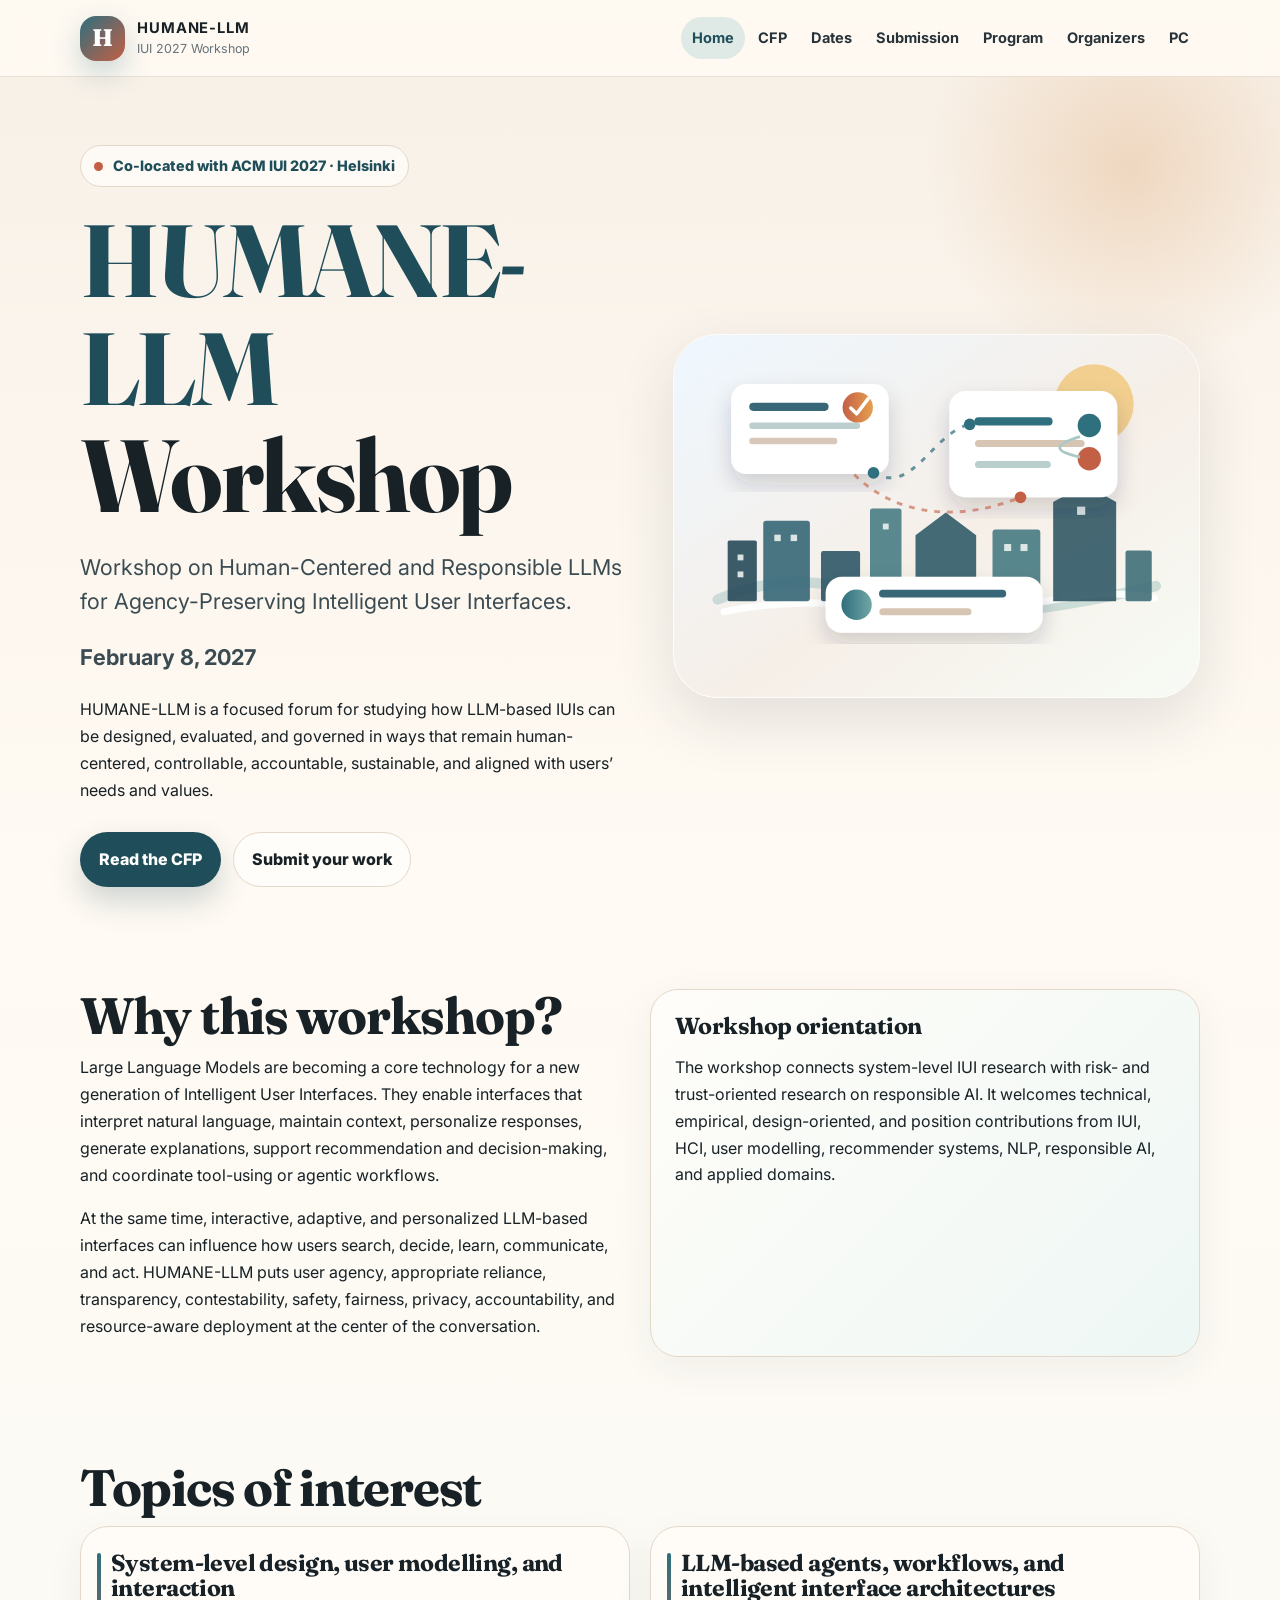
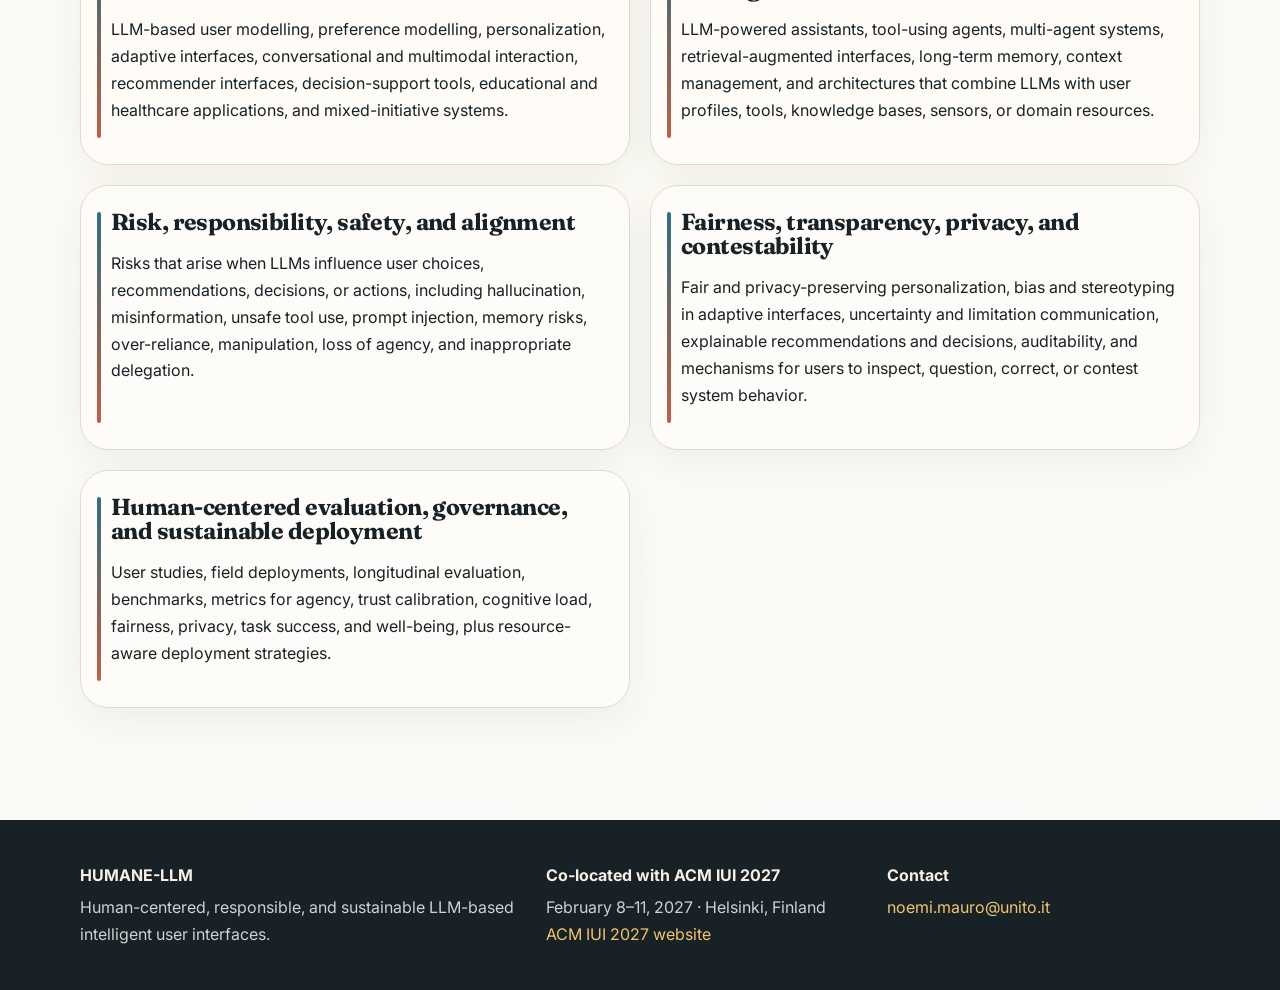
<file: index.html>
<!doctype html>
<html lang="en">
<head>
  <meta charset="utf-8">
  <meta name="viewport" content="width=device-width, initial-scale=1">
  <meta name="description" content="HUMANE-LLM workshop at ACM IUI 2027">
  <title>Home · HUMANE-LLM</title>
  <link rel="preconnect" href="https://fonts.googleapis.com">
  <link rel="preconnect" href="https://fonts.gstatic.com" crossorigin>
  <link href="https://fonts.googleapis.com/css2?family=Fraunces:opsz,wght@9..144,650;9..144,800&family=Inter:wght@400;500;600;700;800&display=swap" rel="stylesheet">
  <link rel="stylesheet" href="assets/style.css">
</head>
<body>
  <a class="skip-link" href="#content">Skip to content</a>
  <header class="site-header">
    <div class="wrap nav-wrap">
      <a class="brand" href="index.html" aria-label="HUMANE-LLM home">
        <span class="brand-sign">H</span>
        <span><strong>HUMANE-LLM</strong><em>IUI 2027 Workshop</em></span>
      </a>
      <button class="menu-toggle" aria-expanded="false" aria-controls="site-nav">Menu</button>
      <nav id="site-nav" class="site-nav" aria-label="Main navigation"><a href="index.html" class="active">Home</a><a href="cfp.html" class="">CFP</a><a href="dates.html" class="">Dates</a><a href="submission.html" class="">Submission</a><a href="program.html" class="">Program</a><a href="organizers.html" class="">Organizers</a><a href="committee.html" class="">PC</a></nav>
    </div>
  </header>
  <main id="content">
<section class="hero">
  <div class="wrap hero-grid">
    <div class="hero-copy">
      <div class="kicker">Co-located with ACM IUI 2027 · Helsinki</div>
      <h1><span>HUMANE-LLM</span> Workshop</h1>
      <p class="lead">Workshop on Human-Centered and Responsible LLMs for Agency-Preserving Intelligent User Interfaces.</p>
      <p class="lead"><b>February 8, 2027</b></p>
      <p>HUMANE-LLM is a focused forum for studying how LLM-based IUIs can be designed, evaluated, and governed in ways that remain human-centered, controllable, accountable, sustainable, and aligned with users’ needs and values.</p>
      <div class="hero-actions">
        <a class="btn primary" href="cfp.html">Read the CFP</a>
        <a class="btn secondary" href="submission.html">Submit your work</a>
      </div>
     
    </div>
    <div class="hero-visual">
      <img src="assets/hero-illustration.svg" alt="Stylized Helsinki skyline with human-AI interface cards">
    
    </div>
  </div>
</section>

<section class="section">
  <div class="wrap grid two">
    <div class="prose">
      <h2>Why this workshop?</h2>
      <p>Large Language Models are becoming a core technology for a new generation of Intelligent User Interfaces. They enable interfaces that interpret natural language, maintain context, personalize responses, generate explanations, support recommendation and decision-making, and coordinate tool-using or agentic workflows.</p>
      <p>At the same time, interactive, adaptive, and personalized LLM-based interfaces can influence how users search, decide, learn, communicate, and act. HUMANE-LLM puts user agency, appropriate reliance, transparency, contestability, safety, fairness, privacy, accountability, and resource-aware deployment at the center of the conversation.</p>
    </div>
    <div class="card feature">
      <h3>Workshop orientation</h3>
      <p>The workshop connects system-level IUI research with risk- and trust-oriented research on responsible AI. It welcomes technical, empirical, design-oriented, and position contributions from IUI, HCI, user modelling, recommender systems, NLP, responsible AI, and applied domains.</p>

    </div>
  </div>
</section>
<section class="section">
  <div class="wrap">
    <div class="section-header"><div><h2>Topics of interest</h2>
    <div class="grid two">
      <div class="topic"><h3>System-level design, user modelling, and interaction</h3><p>LLM-based user modelling, preference modelling, personalization, adaptive interfaces, conversational and multimodal interaction, recommender interfaces, decision-support tools, educational and healthcare applications, and mixed-initiative systems.</p></div>
      <div class="topic"><h3>LLM-based agents, workflows, and intelligent interface architectures</h3><p>LLM-powered assistants, tool-using agents, multi-agent systems, retrieval-augmented interfaces, long-term memory, context management, and architectures that combine LLMs with user profiles, tools, knowledge bases, sensors, or domain resources.</p></div>
      <div class="topic"><h3>Risk, responsibility, safety, and alignment</h3><p>Risks that arise when LLMs influence user choices, recommendations, decisions, or actions, including hallucination, misinformation, unsafe tool use, prompt injection, memory risks, over-reliance, manipulation, loss of agency, and inappropriate delegation.</p></div>
      <div class="topic"><h3>Fairness, transparency, privacy, and contestability</h3><p>Fair and privacy-preserving personalization, bias and stereotyping in adaptive interfaces, uncertainty and limitation communication, explainable recommendations and decisions, auditability, and mechanisms for users to inspect, question, correct, or contest system behavior.</p></div>
      <div class="topic"><h3>Human-centered evaluation, governance, and sustainable deployment</h3><p>User studies, field deployments, longitudinal evaluation, benchmarks, metrics for agency, trust calibration, cognitive load, fairness, privacy, task success, and well-being, plus resource-aware deployment strategies.</p></div>
    </div>
  </div>
</section>
</main>
  <footer class="site-footer">
    <div class="wrap footer-grid">
      <div>
        <strong>HUMANE-LLM</strong>
        <p>Human-centered, responsible, and sustainable LLM-based intelligent user interfaces.</p>
      </div>
      <div>
        <strong>Co-located with ACM IUI 2027</strong>
        <p>February 8–11, 2027 · Helsinki, Finland<br><a href="https://iui.acm.org/2027/">ACM IUI 2027 website</a></p>
      </div>
      <div>
        <strong>Contact</strong>
        <p><a href="mailto:noemi.mauro@unito.it">noemi.mauro@unito.it</a></p>
      </div>
    </div>
  </footer>
  <script src="assets/site.js"></script>
</body>
</html>
</file>
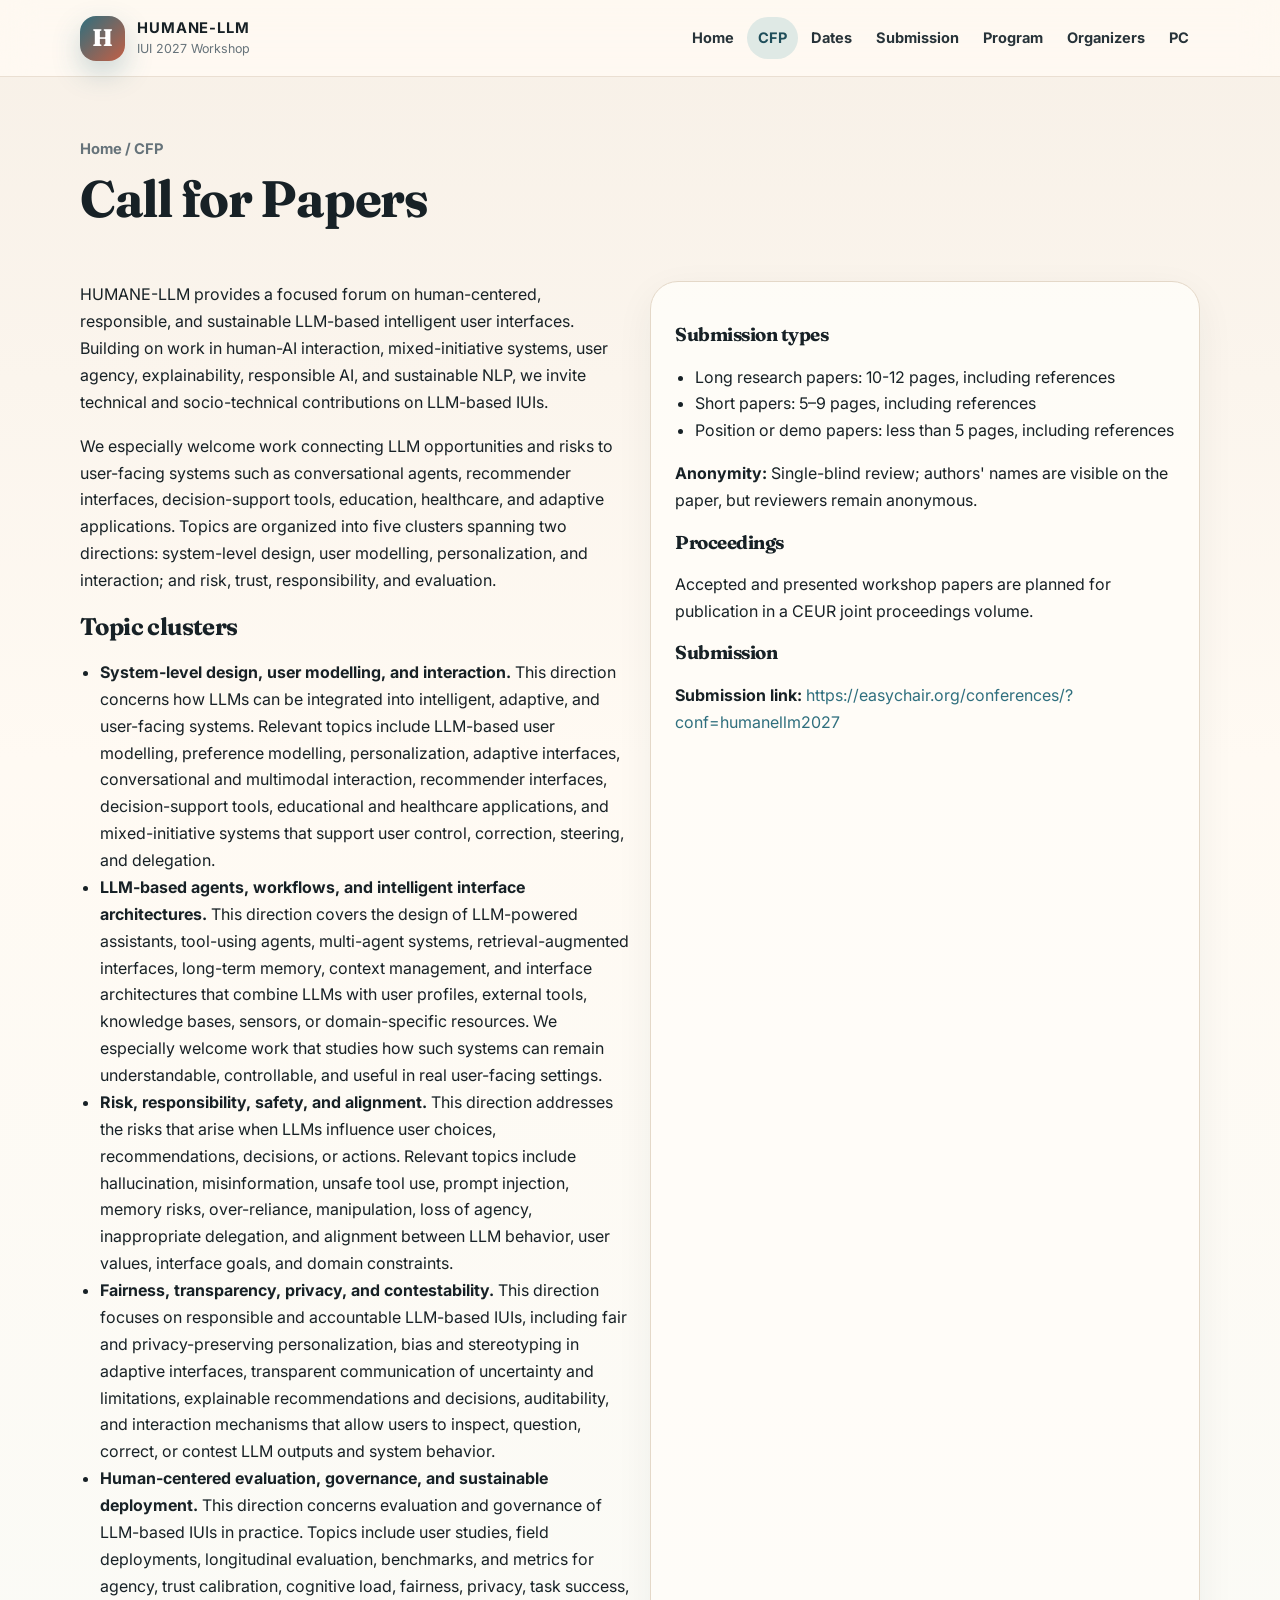
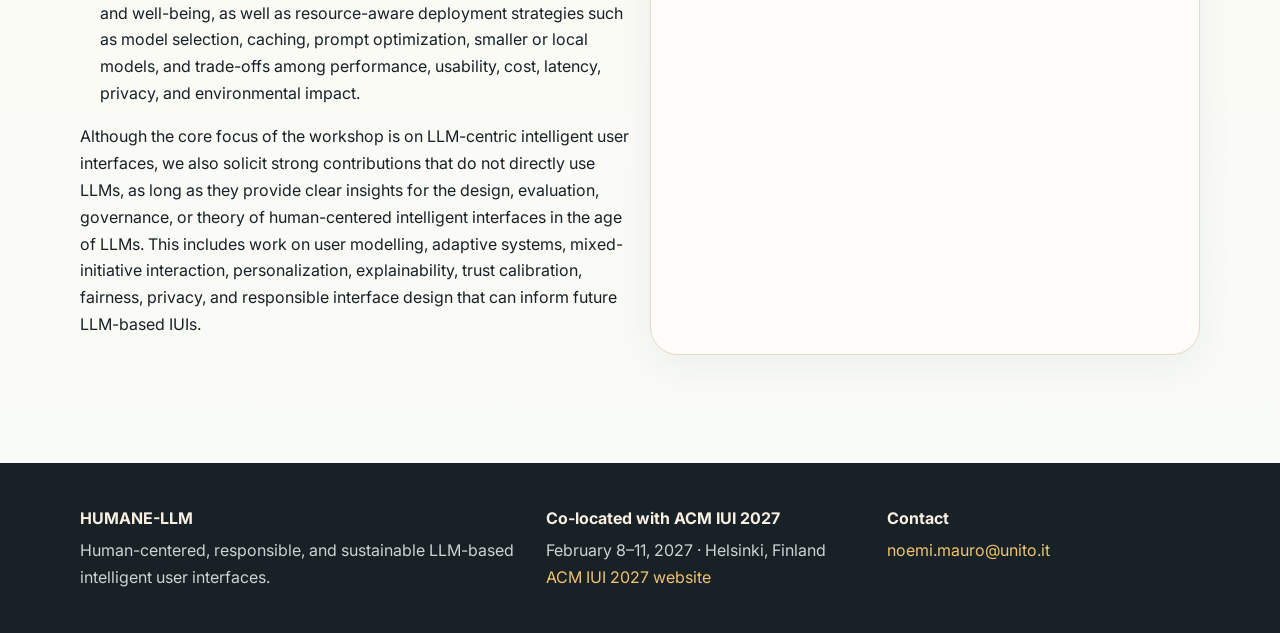
<file: cfp.html>
<!doctype html>
<html lang="en">
<head>
  <meta charset="utf-8">
  <meta name="viewport" content="width=device-width, initial-scale=1">
  <meta name="description" content="HUMANE-LLM workshop website">
  <title>Call for Papers · HUMANE-LLM</title>
  <link rel="preconnect" href="https://fonts.googleapis.com">
  <link rel="preconnect" href="https://fonts.gstatic.com" crossorigin>
  <link href="https://fonts.googleapis.com/css2?family=Fraunces:opsz,wght@9..144,650;9..144,800&family=Inter:wght@400;500;600;700;800&display=swap" rel="stylesheet">
  <link rel="stylesheet" href="assets/style.css">
</head>
<body>
  <a class="skip-link" href="#content">Skip to content</a>
  <header class="site-header">
    <div class="wrap nav-wrap">
      <a class="brand" href="index.html" aria-label="HUMANE-LLM home">
        <span class="brand-sign">H</span>
        <span><strong>HUMANE-LLM</strong><em>IUI 2027 Workshop</em></span>
      </a>
      <button class="menu-toggle" aria-expanded="false" aria-controls="site-nav">Menu</button>
      <nav id="site-nav" class="site-nav" aria-label="Main navigation"><a href="index.html" class="">Home</a><a href="cfp.html" class="active">CFP</a><a href="dates.html" class="">Dates</a><a href="submission.html" class="">Submission</a><a href="program.html" class="">Program</a><a href="organizers.html" class="">Organizers</a><a href="committee.html" class="">PC</a></nav>
    </div>
  </header>
  <main id="content">
<section class="page-hero"><div class="wrap"><div class="breadcrumb">Home / CFP</div><h1 class="page-title">Call for Papers</h1></div></section>
<section class="content"><div class="wrap grid two">
  <div class="prose">
    <p>HUMANE-LLM provides a focused forum on human-centered, responsible, and sustainable LLM-based intelligent user interfaces. Building on work in human-AI interaction, mixed-initiative systems, user agency, explainability, responsible AI, and sustainable NLP, we invite technical and socio-technical contributions on LLM-based IUIs.</p>
    <p>We especially welcome work connecting LLM opportunities and risks to user-facing systems such as conversational agents, recommender interfaces, decision-support tools, education, healthcare, and adaptive applications. Topics are organized into five clusters spanning two directions: system-level design, user modelling, personalization, and interaction; and risk, trust, responsibility, and evaluation.</p>
    <h2>Topic clusters</h2>
    <ul>
      <li><strong>System-level design, user modelling, and interaction.</strong> This direction concerns how LLMs can be integrated into intelligent, adaptive, and user-facing systems. Relevant topics include LLM-based user modelling, preference modelling, personalization, adaptive interfaces, conversational and multimodal interaction, recommender interfaces, decision-support tools, educational and healthcare applications, and mixed-initiative systems that support user control, correction, steering, and delegation.</li>
      <li><strong>LLM-based agents, workflows, and intelligent interface architectures.</strong> This direction covers the design of LLM-powered assistants, tool-using agents, multi-agent systems, retrieval-augmented interfaces, long-term memory, context management, and interface architectures that combine LLMs with user profiles, external tools, knowledge bases, sensors, or domain-specific resources. We especially welcome work that studies how such systems can remain understandable, controllable, and useful in real user-facing settings.</li>
      <li><strong>Risk, responsibility, safety, and alignment.</strong> This direction addresses the risks that arise when LLMs influence user choices, recommendations, decisions, or actions. Relevant topics include hallucination, misinformation, unsafe tool use, prompt injection, memory risks, over-reliance, manipulation, loss of agency, inappropriate delegation, and alignment between LLM behavior, user values, interface goals, and domain constraints.</li>
      <li><strong>Fairness, transparency, privacy, and contestability.</strong> This direction focuses on responsible and accountable LLM-based IUIs, including fair and privacy-preserving personalization, bias and stereotyping in adaptive interfaces, transparent communication of uncertainty and limitations, explainable recommendations and decisions, auditability, and interaction mechanisms that allow users to inspect, question, correct, or contest LLM outputs and system behavior.</li>
      <li><strong>Human-centered evaluation, governance, and sustainable deployment.</strong> This direction concerns evaluation and governance of LLM-based IUIs in practice. Topics include user studies, field deployments, longitudinal evaluation, benchmarks, and metrics for agency, trust calibration, cognitive load, fairness, privacy, task success, and well-being, as well as resource-aware deployment strategies such as model selection, caching, prompt optimization, smaller or local models, and trade-offs among performance, usability, cost, latency, privacy, and environmental impact.</li>
    </ul>
    <p>Although the core focus of the workshop is on LLM-centric intelligent user interfaces, we also solicit strong contributions that do not directly use LLMs, as long as they provide clear insights for the design, evaluation, governance, or theory of human-centered intelligent interfaces in the age of LLMs. This includes work on user modelling, adaptive systems, mixed-initiative interaction, personalization, explainability, trust calibration, fairness, privacy, and responsible interface design that can inform future LLM-based IUIs.</p>
  </div>
  <aside class="grid">
    <div class="card"><h3>Submission types</h3><ul><li>Long research papers: 10-12 pages, including references</li><li>Short papers: 5–9 pages, including references</li><li>Position or demo papers: less than 5 pages, including references</li></ul> <p><strong>Anonymity:</strong> Single-blind review; authors' names are visible on the paper, but reviewers remain anonymous.</p>
<h3>Proceedings</h3><p>Accepted and presented workshop papers are planned for publication in a CEUR joint proceedings volume. </p> 
<h3>Submission</h3><p><strong>Submission link:</strong> <a href="https://easychair.org/conferences/?conf=humanellm2027">https://easychair.org/conferences/?conf=humanellm2027</a></p>
    </div>

  </aside>
</div></section></main>
  <footer class="site-footer">
    <div class="wrap footer-grid">
      <div>
        <strong>HUMANE-LLM</strong>
        <p>Human-centered, responsible, and sustainable LLM-based intelligent user interfaces.</p>
      </div>
      <div>
        <strong>Co-located with ACM IUI 2027</strong>
        <p>February 8–11, 2027 · Helsinki, Finland<br><a href="https://iui.acm.org/2027/">ACM IUI 2027 website</a></p>
      </div>
      <div>
        <strong>Contact</strong>
        <p><a href="mailto:noemi.mauro@unito.it">noemi.mauro@unito.it</a></p>
      </div>
    </div>
  </footer>
  <script src="assets/site.js"></script>
</body>
</html>
</file>
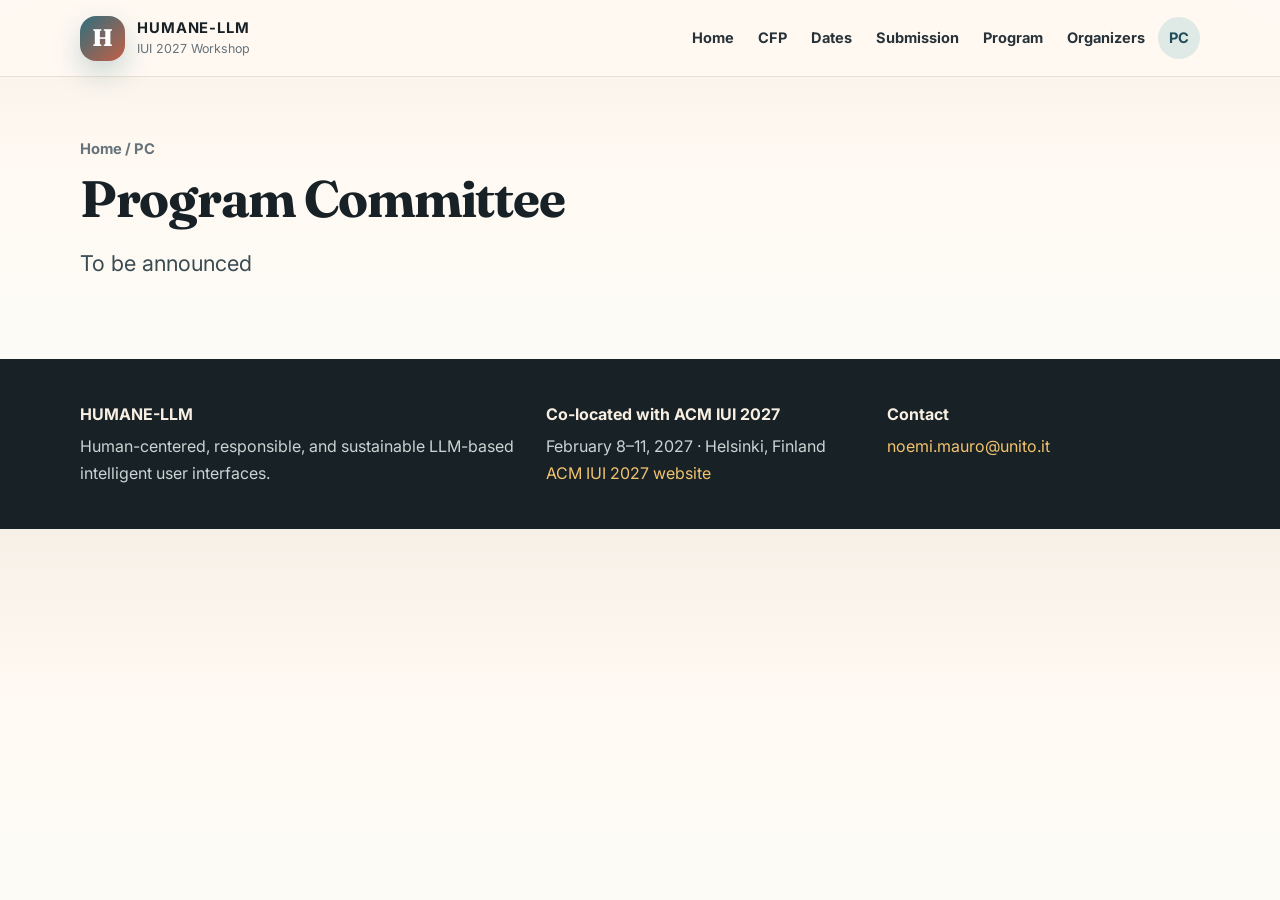
<file: committee.html>
<!doctype html>
<html lang="en">
<head>
  <meta charset="utf-8">
  <meta name="viewport" content="width=device-width, initial-scale=1">
  <meta name="description" content="HUMANE-LLM workshop website">
  <title>Program Committee · HUMANE-LLM</title>
  <link rel="preconnect" href="https://fonts.googleapis.com">
  <link rel="preconnect" href="https://fonts.gstatic.com" crossorigin>
  <link href="https://fonts.googleapis.com/css2?family=Fraunces:opsz,wght@9..144,650;9..144,800&family=Inter:wght@400;500;600;700;800&display=swap" rel="stylesheet">
  <link rel="stylesheet" href="assets/style.css">
</head>
<body>
  <a class="skip-link" href="#content">Skip to content</a>
  <header class="site-header">
    <div class="wrap nav-wrap">
      <a class="brand" href="index.html" aria-label="HUMANE-LLM home">
        <span class="brand-sign">H</span>
        <span><strong>HUMANE-LLM</strong><em>IUI 2027 Workshop</em></span>
      </a>
      <button class="menu-toggle" aria-expanded="false" aria-controls="site-nav">Menu</button>
      <nav id="site-nav" class="site-nav" aria-label="Main navigation"><a href="index.html" class="">Home</a><a href="cfp.html" class="">CFP</a><a href="dates.html" class="">Dates</a><a href="submission.html" class="">Submission</a><a href="program.html" class="">Program</a><a href="organizers.html" class="">Organizers</a><a href="committee.html" class="active">PC</a></nav>
    </div>
  </header>
  <main id="content">
<section class="page-hero"><div class="wrap"><div class="breadcrumb">Home / PC</div><h1 class="page-title">Program Committee</h1><p class="lead">To be announced</p></div></section>
<!--<section class="content"><div class="wrap">
  <ul class="pc-list">
    <li>Li Chen, Hong Kong Baptist University, Hong Kong</li>
    <li>Allegra De Filippo, University of Bologna, Italy</li>
    <li>Michael Ekstrand, Drexel University, USA</li>
    <li>Claudia Hauff, Spotify</li>
    <li>Bart Knijnenburg, Clemson University, USA</li>
    <li>Dietmar Jannach, University of Klagenfurt, Austria</li>
    <li>Aleksandr Petrov, University of Glasgow, UK</li>
    <li>Francesco Ricci, Free University of Bozen-Bolzano, Italy</li>
    <li>Marko Tkalčič, University of Primorska, Slovenia</li>
    <li>Helma Torkamaan, TU Delft, The Netherlands</li>
  </ul>
  <section class="section"><h2>Audience</h2><p class="lead">The workshop aims to bring together researchers and practitioners from intelligent user interfaces, human-computer interaction, recommender systems, natural language processing, responsible AI, sustainability, digital ethics, education, health, creativity support, and related areas who share an interest in human-centered LLMs and agency-preserving, responsible, and sustainable LLM applications.</p></section>
  <section class="section tight"><h2>Potential Participants</h2><p>Based on the proposal, the audience could include researchers active in the IUI community such as Martijn Willemsen, Osnat Mokryn, Maria Bielikova, Helma Torkamaan, Styliani Kleanthous, Li Chen, Marko Tkalčič, Bart Knijnenburg, Adir Solomon, Christoph Trattner, Denis Parra, and Peter Brusilovsky.</p></section>
</div></section>--></main>
  <footer class="site-footer">
    <div class="wrap footer-grid">
      <div>
        <strong>HUMANE-LLM</strong>
        <p>Human-centered, responsible, and sustainable LLM-based intelligent user interfaces.</p>
      </div>
      <div>
        <strong>Co-located with ACM IUI 2027</strong>
        <p>February 8–11, 2027 · Helsinki, Finland<br><a href="https://iui.acm.org/2027/">ACM IUI 2027 website</a></p>
      </div>
      <div>
        <strong>Contact</strong>
        <p><a href="mailto:noemi.mauro@unito.it">noemi.mauro@unito.it</a></p>
      </div>
    </div>
  </footer>
  <script src="assets/site.js"></script>
</body>
</html>
</file>
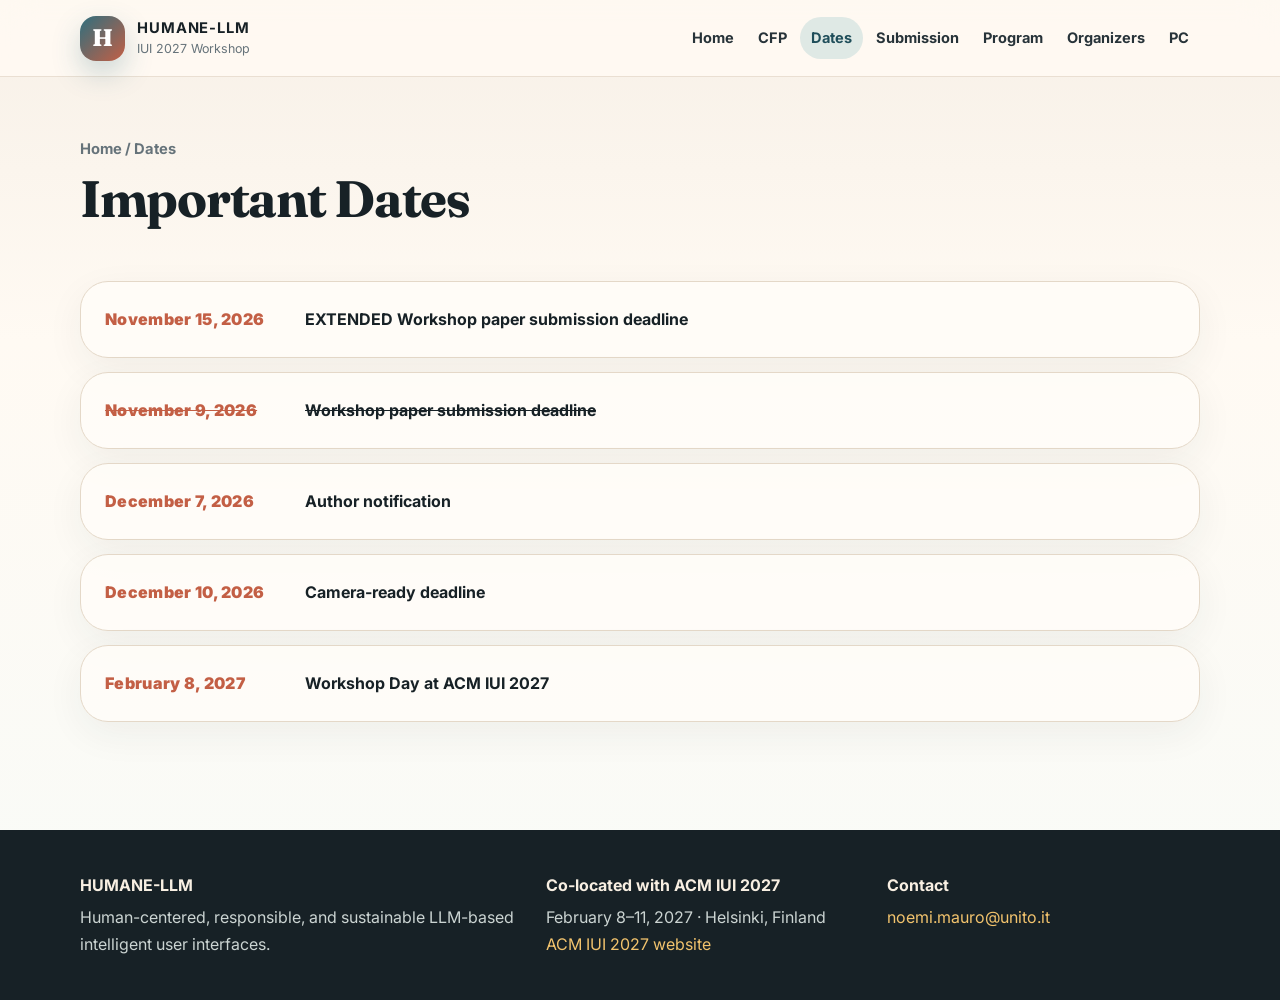
<file: dates.html>
<!doctype html>
<html lang="en">
<head>
  <meta charset="utf-8">
  <meta name="viewport" content="width=device-width, initial-scale=1">
  <meta name="description" content="HUMANE-LLM workshop website">
  <title>Important Dates · HUMANE-LLM</title>
  <link rel="preconnect" href="https://fonts.googleapis.com">
  <link rel="preconnect" href="https://fonts.gstatic.com" crossorigin>
  <link href="https://fonts.googleapis.com/css2?family=Fraunces:opsz,wght@9..144,650;9..144,800&family=Inter:wght@400;500;600;700;800&display=swap" rel="stylesheet">
  <link rel="stylesheet" href="assets/style.css">
</head>
<body>
  <a class="skip-link" href="#content">Skip to content</a>
  <header class="site-header">
    <div class="wrap nav-wrap">
      <a class="brand" href="index.html" aria-label="HUMANE-LLM home">
        <span class="brand-sign">H</span>
        <span><strong>HUMANE-LLM</strong><em>IUI 2027 Workshop</em></span>
      </a>
      <button class="menu-toggle" aria-expanded="false" aria-controls="site-nav">Menu</button>
      <nav id="site-nav" class="site-nav" aria-label="Main navigation"><a href="index.html" class="">Home</a><a href="cfp.html" class="">CFP</a><a href="dates.html" class="active">Dates</a><a href="submission.html" class="">Submission</a><a href="program.html" class="">Program</a><a href="organizers.html" class="">Organizers</a><a href="committee.html" class="">PC</a></nav>
    </div>
  </header>
  <main id="content">
<section class="page-hero"><div class="wrap"><div class="breadcrumb">Home / Dates</div><h1 class="page-title">Important Dates</h1></div></section>
<section class="content"><div class="wrap">
  <div class="timeline">
    <div class="time-item"><div class="date">November 15, 2026</div><div><strong>EXTENDED Workshop paper submission deadline</strong><br><span class="muted"></span></div></div>
    <div class="time-item"><div class="date"><del>November 9, 2026</del></div><div><strong><del>Workshop paper submission deadline</del></strong><br><span class="muted"></span></div></div>
    <div class="time-item"><div class="date">December 7, 2026</div><div><strong>Author notification</strong><br><span class="muted"></span></div></div>
    <div class="time-item"><div class="date">December 10, 2026</div><div><strong>Camera-ready deadline</strong><br><span class="muted"></span></div></div>
    <div class="time-item"><div class="date">February 8, 2027</div><div><strong>Workshop Day at ACM IUI 2027</strong><br><span class="muted"></span></div></div>
  </div>
</div></section></main>
  <footer class="site-footer">
    <div class="wrap footer-grid">
      <div>
        <strong>HUMANE-LLM</strong>
        <p>Human-centered, responsible, and sustainable LLM-based intelligent user interfaces.</p>
      </div>
      <div>
        <strong>Co-located with ACM IUI 2027</strong>
        <p>February 8–11, 2027 · Helsinki, Finland<br><a href="https://iui.acm.org/2027/">ACM IUI 2027 website</a></p>
      </div>
      <div>
        <strong>Contact</strong>
        <p><a href="mailto:noemi.mauro@unito.it">noemi.mauro@unito.it</a></p>
      </div>
    </div>
  </footer>
  <script src="assets/site.js"></script>
</body>
</html>
</file>
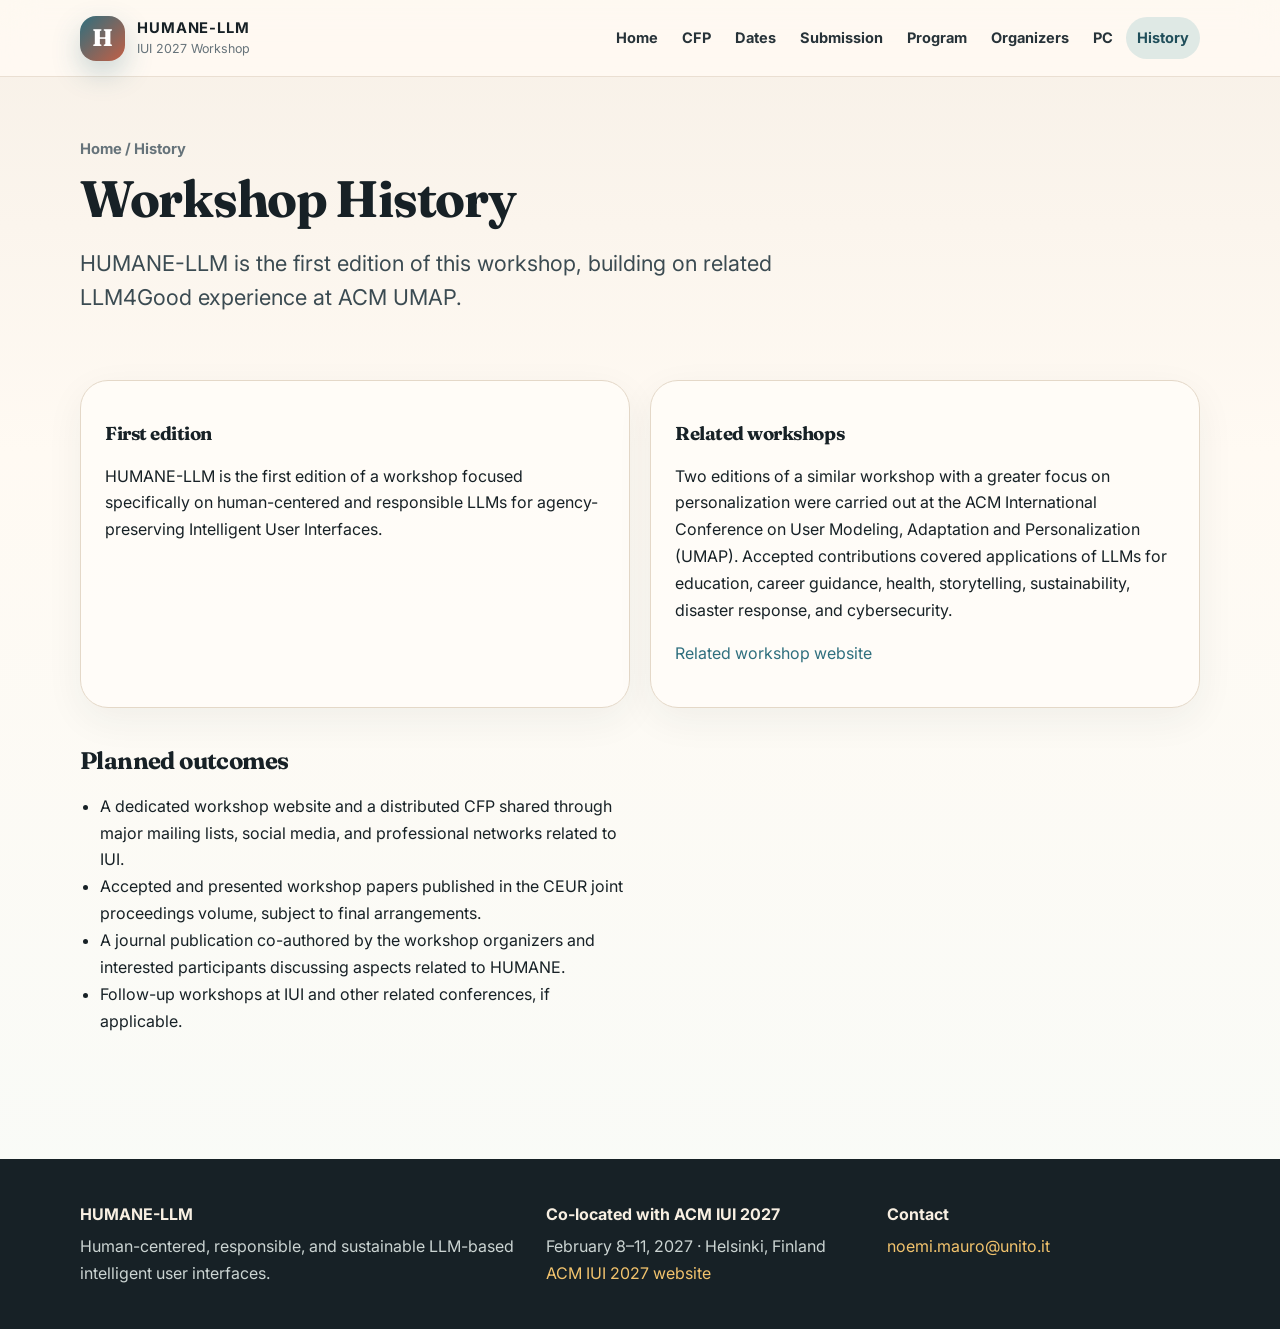
<file: history.html>
<!doctype html>
<html lang="en">
<head>
  <meta charset="utf-8">
  <meta name="viewport" content="width=device-width, initial-scale=1">
  <meta name="description" content="HUMANE-LLM workshop website">
  <title>History · HUMANE-LLM</title>
  <link rel="preconnect" href="https://fonts.googleapis.com">
  <link rel="preconnect" href="https://fonts.gstatic.com" crossorigin>
  <link href="https://fonts.googleapis.com/css2?family=Fraunces:opsz,wght@9..144,650;9..144,800&family=Inter:wght@400;500;600;700;800&display=swap" rel="stylesheet">
  <link rel="stylesheet" href="assets/style.css">
</head>
<body>
  <a class="skip-link" href="#content">Skip to content</a>
  <header class="site-header">
    <div class="wrap nav-wrap">
      <a class="brand" href="index.html" aria-label="HUMANE-LLM home">
        <span class="brand-sign">H</span>
        <span><strong>HUMANE-LLM</strong><em>IUI 2027 Workshop</em></span>
      </a>
      <button class="menu-toggle" aria-expanded="false" aria-controls="site-nav">Menu</button>
      <nav id="site-nav" class="site-nav" aria-label="Main navigation"><a href="index.html" class="">Home</a><a href="cfp.html" class="">CFP</a><a href="dates.html" class="">Dates</a><a href="submission.html" class="">Submission</a><a href="program.html" class="">Program</a><a href="organizers.html" class="">Organizers</a><a href="committee.html" class="">PC</a><a href="history.html" class="active">History</a></nav>
    </div>
  </header>
  <main id="content">
<section class="page-hero"><div class="wrap"><div class="breadcrumb">Home / History</div><h1 class="page-title">Workshop History</h1><p class="lead">HUMANE-LLM is the first edition of this workshop, building on related LLM4Good experience at ACM UMAP.</p></div></section>
<section class="content"><div class="wrap grid two">
  <div class="card"><h3>First edition</h3><p>HUMANE-LLM is the first edition of a workshop focused specifically on human-centered and responsible LLMs for agency-preserving Intelligent User Interfaces.</p></div>
  <div class="card"><h3>Related workshops</h3><p>Two editions of a similar workshop with a greater focus on personalization were carried out at the ACM International Conference on User Modeling, Adaptation and Personalization (UMAP). Accepted contributions covered applications of LLMs for education, career guidance, health, storytelling, sustainability, disaster response, and cybersecurity.</p><p><a href="https://recsys-lab.at/llm4good26/">Related workshop website</a></p></div>
  <div class="prose"><h2>Planned outcomes</h2><ul><li>A dedicated workshop website and a distributed CFP shared through major mailing lists, social media, and professional networks related to IUI.</li><li>Accepted and presented workshop papers published in the CEUR joint proceedings volume, subject to final arrangements.</li><li>A journal publication co-authored by the workshop organizers and interested participants discussing aspects related to HUMANE.</li><li>Follow-up workshops at IUI and other related conferences, if applicable.</li></ul></div>
</div></section></main>
  <footer class="site-footer">
    <div class="wrap footer-grid">
      <div>
        <strong>HUMANE-LLM</strong>
        <p>Human-centered, responsible, and sustainable LLM-based intelligent user interfaces.</p>
      </div>
      <div>
        <strong>Co-located with ACM IUI 2027</strong>
        <p>February 8–11, 2027 · Helsinki, Finland<br><a href="https://iui.acm.org/2027/">ACM IUI 2027 website</a></p>
      </div>
      <div>
        <strong>Contact</strong>
        <p><a href="mailto:noemi.mauro@unito.it">noemi.mauro@unito.it</a></p>
      </div>
    </div>
  </footer>
  <script src="assets/site.js"></script>
</body>
</html>
</file>
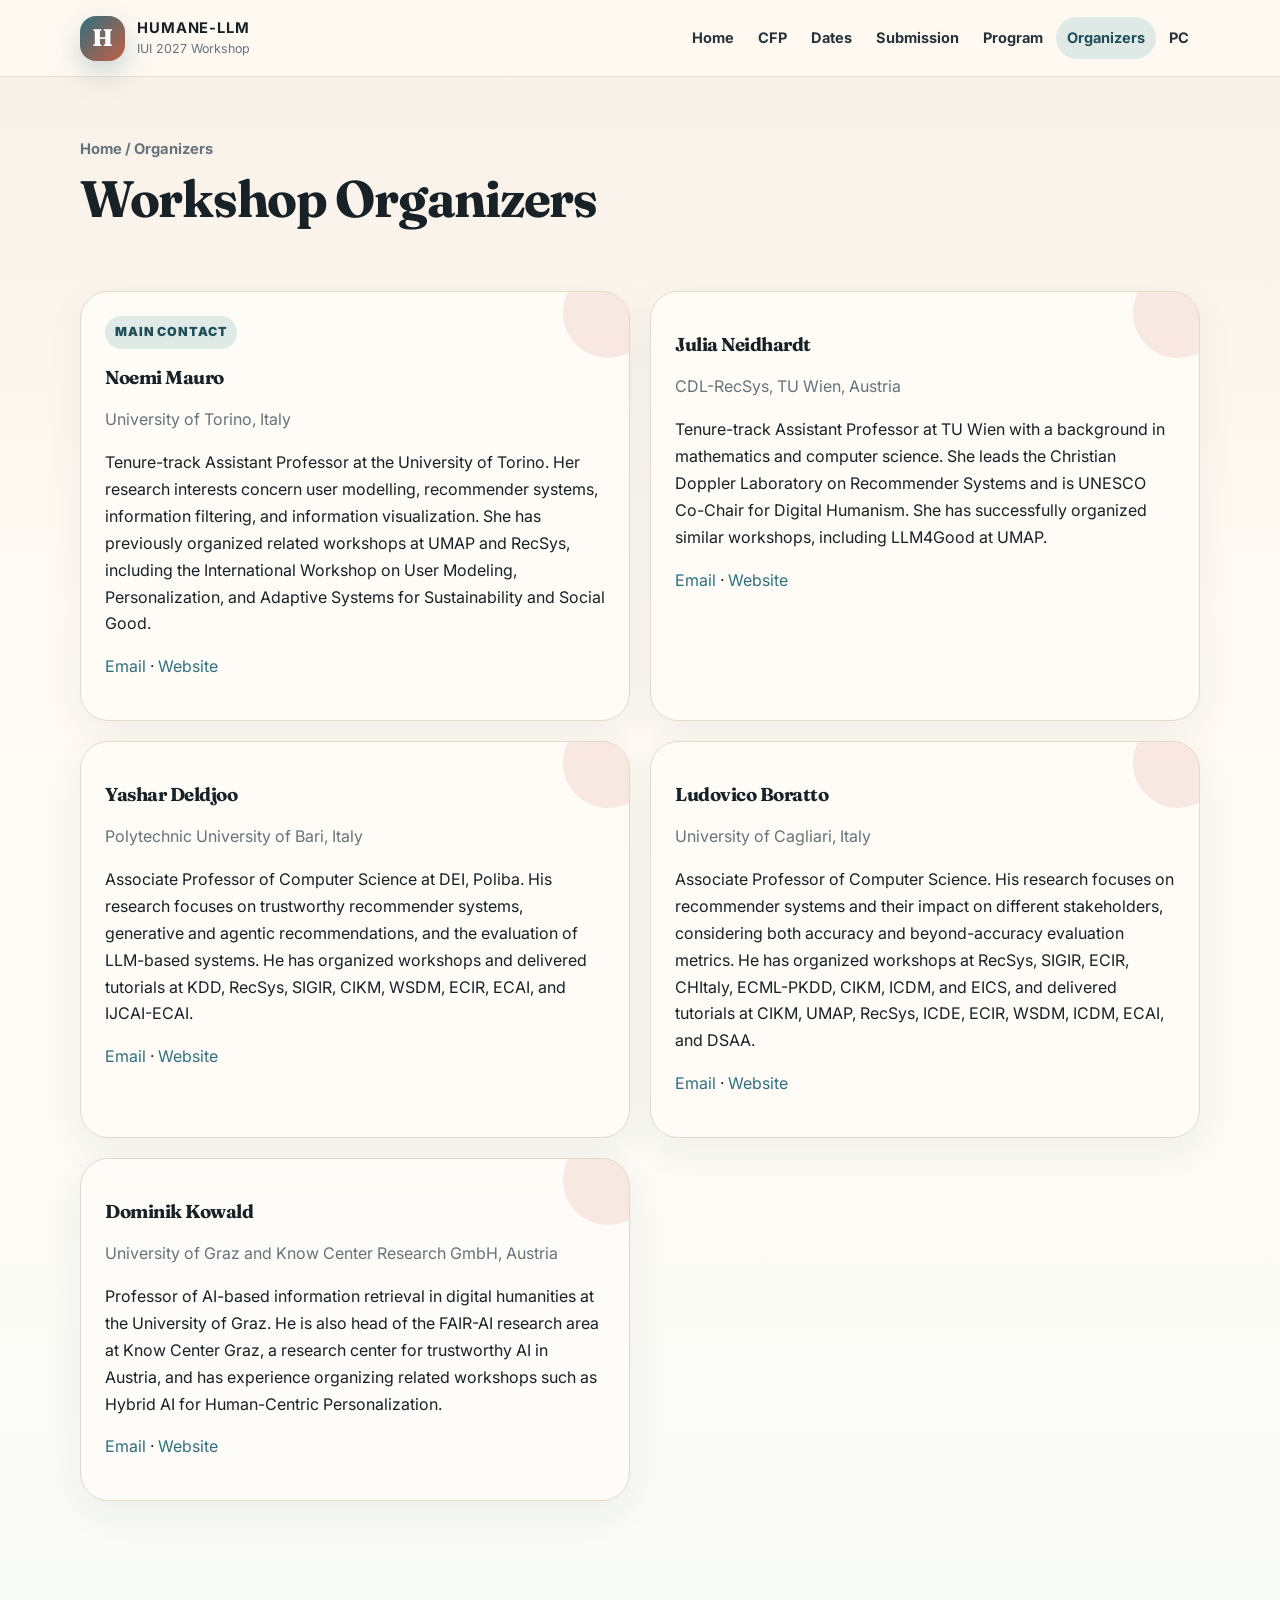
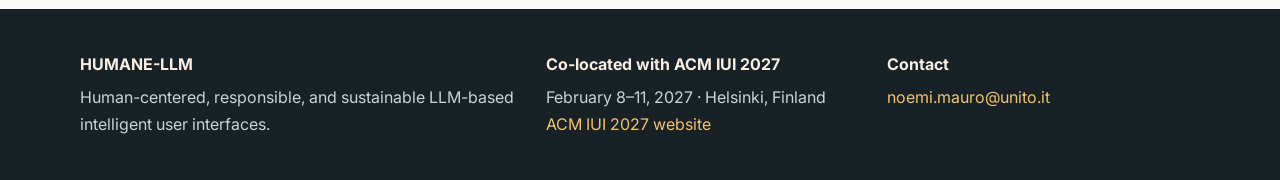
<file: organizers.html>
<!doctype html>
<html lang="en">
<head>
  <meta charset="utf-8">
  <meta name="viewport" content="width=device-width, initial-scale=1">
  <meta name="description" content="HUMANE-LLM workshop website">
  <title>Organizers · HUMANE-LLM</title>
  <link rel="preconnect" href="https://fonts.googleapis.com">
  <link rel="preconnect" href="https://fonts.gstatic.com" crossorigin>
  <link href="https://fonts.googleapis.com/css2?family=Fraunces:opsz,wght@9..144,650;9..144,800&family=Inter:wght@400;500;600;700;800&display=swap" rel="stylesheet">
  <link rel="stylesheet" href="assets/style.css">
</head>
<body>
  <a class="skip-link" href="#content">Skip to content</a>
  <header class="site-header">
    <div class="wrap nav-wrap">
      <a class="brand" href="index.html" aria-label="HUMANE-LLM home">
        <span class="brand-sign">H</span>
        <span><strong>HUMANE-LLM</strong><em>IUI 2027 Workshop</em></span>
      </a>
      <button class="menu-toggle" aria-expanded="false" aria-controls="site-nav">Menu</button>
      <nav id="site-nav" class="site-nav" aria-label="Main navigation"><a href="index.html" class="">Home</a><a href="cfp.html" class="">CFP</a><a href="dates.html" class="">Dates</a><a href="submission.html" class="">Submission</a><a href="program.html" class="">Program</a><a href="organizers.html" class="active">Organizers</a><a href="committee.html" class="">PC</a></nav>
    </div>
  </header>
  <main id="content">
<section class="page-hero"><div class="wrap"><div class="breadcrumb">Home / Organizers</div><h1 class="page-title">Workshop Organizers</h1><p class="lead"></p></div></section>
<section class="content"><div class="wrap people">
  <div class="person"><div class="role">Main contact</div><h3>Noemi Mauro</h3><p class="muted">University of Torino, Italy</p><p>Tenure-track Assistant Professor at the University of Torino. Her research interests concern user modelling, recommender systems, information filtering, and information visualization. She has previously organized related workshops at UMAP and RecSys, including the International Workshop on User Modeling, Personalization, and Adaptive Systems for Sustainability and Social Good.</p><p><a href="mailto:noemi.mauro@unito.it">Email</a> · <a href="https://noemi-mauro.github.io/">Website</a></p></div>
  <div class="person"><h3>Julia Neidhardt</h3><p class="muted">CDL-RecSys, TU Wien, Austria</p><p>Tenure-track Assistant Professor at TU Wien with a background in mathematics and computer science. She leads the Christian Doppler Laboratory on Recommender Systems and is UNESCO Co-Chair for Digital Humanism. She has successfully organized similar workshops, including LLM4Good at UMAP.</p><p><a href="mailto:julia.neidhardt@tuwien.ac.at">Email</a> · <a href="https://informatics.tuwien.ac.at/people/julia-neidhardt">Website</a></p></div>
  <div class="person"><h3>Yashar Deldjoo</h3><p class="muted">Polytechnic University of Bari, Italy</p><p>Associate Professor of Computer Science at DEI, Poliba. His research focuses on trustworthy recommender systems, generative and agentic recommendations, and the evaluation of LLM-based systems. He has organized workshops and delivered tutorials at KDD, RecSys, SIGIR, CIKM, WSDM, ECIR, ECAI, and IJCAI-ECAI.</p><p><a href="mailto:yashar.deldjoo@poliba.it">Email</a> · <a href="https://yasdel.github.io/">Website</a></p></div>
  <div class="person"><h3>Ludovico Boratto</h3><p class="muted">University of Cagliari, Italy</p><p>Associate Professor of Computer Science. His research focuses on recommender systems and their impact on different stakeholders, considering both accuracy and beyond-accuracy evaluation metrics. He has organized workshops at RecSys, SIGIR, ECIR, CHItaly, ECML-PKDD, CIKM, ICDM, and EICS, and delivered tutorials at CIKM, UMAP, RecSys, ICDE, ECIR, WSDM, ICDM, ECAI, and DSAA.</p><p><a href="mailto:ludovico.boratto@acm.org">Email</a> · <a href="https://www.ludovicoboratto.com/">Website</a></p></div>
  <div class="person"><h3>Dominik Kowald</h3><p class="muted">University of Graz and Know Center Research GmbH, Austria</p><p>Professor of AI-based information retrieval in digital humanities at the University of Graz. He is also head of the FAIR-AI research area at Know Center Graz, a research center for trustworthy AI in Austria, and has experience organizing related workshops such as Hybrid AI for Human-Centric Personalization.</p><p><a href="mailto:dkowald@know-center.at">Email</a> · <a href="https://dominikkowald.info/">Website</a></p></div>
</div></section></main>
  <footer class="site-footer">
    <div class="wrap footer-grid">
      <div>
        <strong>HUMANE-LLM</strong>
        <p>Human-centered, responsible, and sustainable LLM-based intelligent user interfaces.</p>
      </div>
      <div>
        <strong>Co-located with ACM IUI 2027</strong>
        <p>February 8–11, 2027 · Helsinki, Finland<br><a href="https://iui.acm.org/2027/">ACM IUI 2027 website</a></p>
      </div>
      <div>
        <strong>Contact</strong>
        <p><a href="mailto:noemi.mauro@unito.it">noemi.mauro@unito.it</a></p>
      </div>
    </div>
  </footer>
  <script src="assets/site.js"></script>
</body>
</html>
</file>
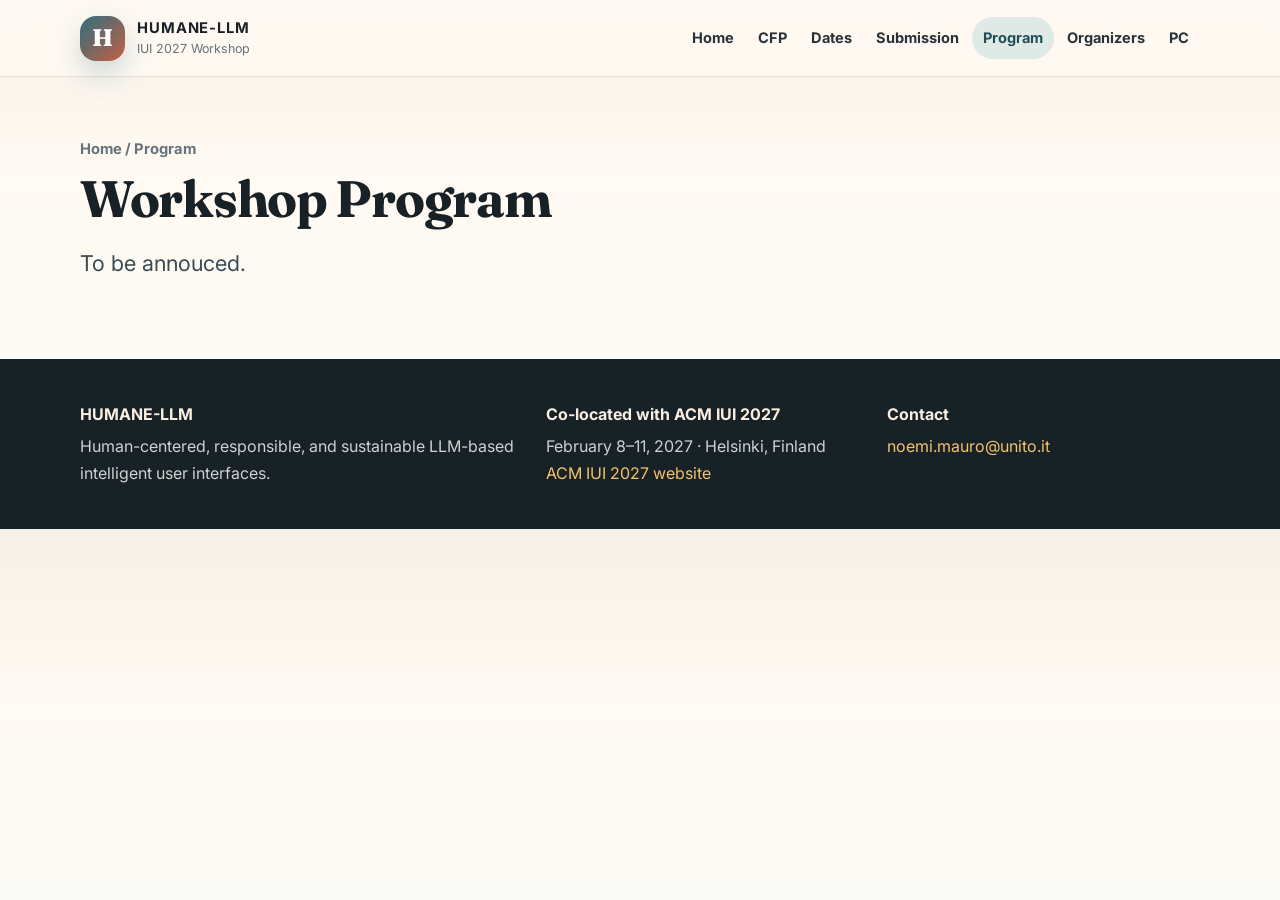
<file: program.html>
<!doctype html>
<html lang="en">
<head>
  <meta charset="utf-8">
  <meta name="viewport" content="width=device-width, initial-scale=1">
  <meta name="description" content="HUMANE-LLM workshop website">
  <title>Program · HUMANE-LLM</title>
  <link rel="preconnect" href="https://fonts.googleapis.com">
  <link rel="preconnect" href="https://fonts.gstatic.com" crossorigin>
  <link href="https://fonts.googleapis.com/css2?family=Fraunces:opsz,wght@9..144,650;9..144,800&family=Inter:wght@400;500;600;700;800&display=swap" rel="stylesheet">
  <link rel="stylesheet" href="assets/style.css">
</head>
<body>
  <a class="skip-link" href="#content">Skip to content</a>
  <header class="site-header">
    <div class="wrap nav-wrap">
      <a class="brand" href="index.html" aria-label="HUMANE-LLM home">
        <span class="brand-sign">H</span>
        <span><strong>HUMANE-LLM</strong><em>IUI 2027 Workshop</em></span>
      </a>
      <button class="menu-toggle" aria-expanded="false" aria-controls="site-nav">Menu</button>
      <nav id="site-nav" class="site-nav" aria-label="Main navigation"><a href="index.html" class="">Home</a><a href="cfp.html" class="">CFP</a><a href="dates.html" class="">Dates</a><a href="submission.html" class="">Submission</a><a href="program.html" class="active">Program</a><a href="organizers.html" class="">Organizers</a><a href="committee.html" class="">PC</a></nav>
    </div>
  </header>
  <main id="content">
<section class="page-hero"><div class="wrap"><div class="breadcrumb">Home / Program</div><h1 class="page-title">Workshop Program</h1><p class="lead">To be annouced.</p></div></section>
<!--<section class="content"><div class="wrap">
  <div class="program-list">
    <div class="program-slot"><div class="date">Slot 1</div><div><strong>Welcome and framing</strong><br><span class="muted">Introduction to the workshop goals: human-centeredness, agency preservation, responsibility, sustainability, and LLM-based IUIs.</span></div></div>
    <div class="program-slot"><div class="date">Slot 2</div><div><strong>Keynote talks</strong><br><span class="muted">A keynote speaker from academia and/or industry is planned. Depending on circumstances, the workshop may include two keynote speakers, on-site or virtual, with on-site preferred.</span></div></div>
    <div class="program-slot"><div class="date">Slot 3</div><div><strong>Thematic paper presentations</strong><br><span class="muted">Selected long, short, and position papers will be presented in thematic sessions.</span></div></div>
    <div class="program-slot"><div class="date">Slot 4</div><div><strong>Posters and demos</strong><br><span class="muted">Interactive showcase of prototypes, demonstrations, emerging ideas, and project visions.</span></div></div>
    <div class="program-slot"><div class="date">Slot 5</div><div><strong>Panel and breakout discussions</strong><br><span class="muted">Small-group or panel-based discussions will tackle topics such as bias in LLMs for IUIs, climate impact, and user agency.</span></div></div>
    <div class="program-slot"><div class="date">Slot 6</div><div><strong>Wrap-up and outcomes</strong><br><span class="muted">Community synthesis, proceedings information, journal-publication follow-up, and possible future workshops.</span></div></div>
  </div>
  <section class="section"><h2>Expected Participants</h2><p class="lead">The workshop is designed for a multidisciplinary audience of researchers, practitioners, and students from Machine Learning, AI, Human-Computer Interaction, IUI, recommender systems, NLP, responsible AI, sustainability, digital ethics, education, health, creativity support, and related areas. We expect approximately 30 participants.</p></section>
</div></section>-->
</main>
  <footer class="site-footer">
    <div class="wrap footer-grid">
      <div>
        <strong>HUMANE-LLM</strong>
        <p>Human-centered, responsible, and sustainable LLM-based intelligent user interfaces.</p>
      </div>
      <div>
        <strong>Co-located with ACM IUI 2027</strong>
        <p>February 8–11, 2027 · Helsinki, Finland<br><a href="https://iui.acm.org/2027/">ACM IUI 2027 website</a></p>
      </div>
      <div>
        <strong>Contact</strong>
        <p><a href="mailto:noemi.mauro@unito.it">noemi.mauro@unito.it</a></p>
      </div>
    </div>
  </footer>
  <script src="assets/site.js"></script>
</body>
</html>
</file>
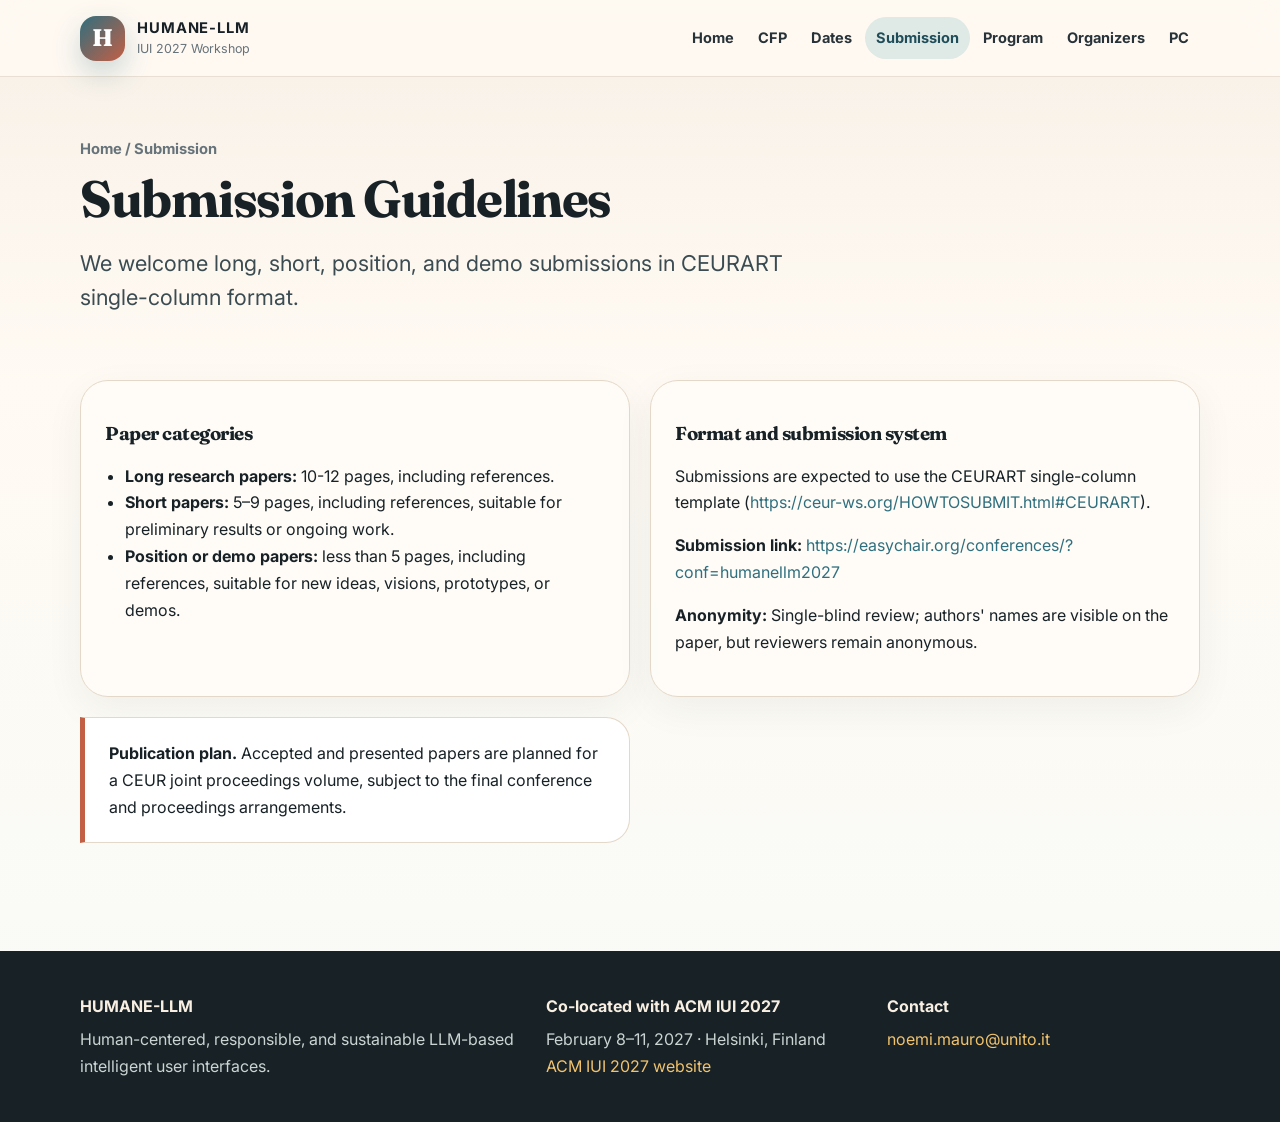
<file: submission.html>
<!doctype html>
<html lang="en">
<head>
  <meta charset="utf-8">
  <meta name="viewport" content="width=device-width, initial-scale=1">
  <meta name="description" content="HUMANE-LLM workshop website">
  <title>Submission · HUMANE-LLM</title>
  <link rel="preconnect" href="https://fonts.googleapis.com">
  <link rel="preconnect" href="https://fonts.gstatic.com" crossorigin>
  <link href="https://fonts.googleapis.com/css2?family=Fraunces:opsz,wght@9..144,650;9..144,800&family=Inter:wght@400;500;600;700;800&display=swap" rel="stylesheet">
  <link rel="stylesheet" href="assets/style.css">
</head>
<body>
  <a class="skip-link" href="#content">Skip to content</a>
  <header class="site-header">
    <div class="wrap nav-wrap">
      <a class="brand" href="index.html" aria-label="HUMANE-LLM home">
        <span class="brand-sign">H</span>
        <span><strong>HUMANE-LLM</strong><em>IUI 2027 Workshop</em></span>
      </a>
      <button class="menu-toggle" aria-expanded="false" aria-controls="site-nav">Menu</button>
      <nav id="site-nav" class="site-nav" aria-label="Main navigation"><a href="index.html" class="">Home</a><a href="cfp.html" class="">CFP</a><a href="dates.html" class="">Dates</a><a href="submission.html" class="active">Submission</a><a href="program.html" class="">Program</a><a href="organizers.html" class="">Organizers</a><a href="committee.html" class="">PC</a></nav>
    </div>
  </header>
  <main id="content">
<section class="page-hero"><div class="wrap"><div class="breadcrumb">Home / Submission</div><h1 class="page-title">Submission Guidelines</h1><p class="lead">We welcome long, short, position, and demo submissions in CEURART single-column format.</p></div></section>
<section class="content"><div class="wrap grid two">
  <div class="card"><h3>Paper categories</h3><ul><li><strong>Long research papers:</strong> 10-12 pages, including references.</li><li><strong>Short papers:</strong> 5–9 pages, including references, suitable for preliminary results or ongoing work.</li><li><strong>Position or demo papers:</strong> less than 5 pages, including references, suitable for new ideas, visions, prototypes, or demos.</li></ul></div>
  <div class="card"><h3>Format and submission system</h3><p>Submissions are expected to use the CEURART single-column template (<a href="https://ceur-ws.org/HOWTOSUBMIT.html#CEURART">https://ceur-ws.org/HOWTOSUBMIT.html#CEURART</a>). </p><p><strong>Submission link:</strong> <a href="https://easychair.org/conferences/?conf=humanellm2027">https://easychair.org/conferences/?conf=humanellm2027</a></p>
<p><strong>Anonymity:</strong> Single-blind review; authors' names are visible on the paper, but reviewers remain anonymous.</p>
  </div>
  <div class="callout"><strong>Publication plan.</strong> Accepted and presented papers are planned for a CEUR joint proceedings volume, subject to the final conference and proceedings arrangements.</div>
</div></section></main>
  <footer class="site-footer">
    <div class="wrap footer-grid">
      <div>
        <strong>HUMANE-LLM</strong>
        <p>Human-centered, responsible, and sustainable LLM-based intelligent user interfaces.</p>
      </div>
      <div>
        <strong>Co-located with ACM IUI 2027</strong>
        <p>February 8–11, 2027 · Helsinki, Finland<br><a href="https://iui.acm.org/2027/">ACM IUI 2027 website</a></p>
      </div>
      <div>
        <strong>Contact</strong>
        <p><a href="mailto:noemi.mauro@unito.it">noemi.mauro@unito.it</a></p>
      </div>
    </div>
  </footer>
  <script src="assets/site.js"></script>
</body>
</html>
</file>
<file: assets/style.css>
:root{
  --ink:#172126; --muted:#66737a; --paper:#fffaf3; --bg:#f4efe6; --cream:#fff8ee;
  --teal:#2f6f7e; --teal-dark:#1f4e5a; --terracotta:#c35f45; --gold:#d99b4a;
  --sage:#dfe9e5; --line:#e4d8c8; --card:#fffdf9; --shadow:0 22px 60px rgba(31,45,48,.12);
  --radius:28px;
}
*{box-sizing:border-box} html{scroll-behavior:smooth} body{margin:0;color:var(--ink);font-family:Inter,system-ui,-apple-system,BlinkMacSystemFont,"Segoe UI",sans-serif;line-height:1.68;background:linear-gradient(180deg,#f7f0e7 0%,#fffaf3 34%,#f8fbf8 100%)}
a{color:var(--teal);text-decoration:none} a:hover{text-decoration:underline}.wrap{width:min(1120px,92vw);margin-inline:auto}.skip-link{position:absolute;left:-999px;top:auto}.skip-link:focus{left:1rem;top:1rem;background:#fff;padding:.7rem 1rem;border-radius:999px;z-index:99}.site-header{position:sticky;top:0;z-index:50;background:rgba(255,250,243,.88);backdrop-filter:blur(18px);border-bottom:1px solid rgba(228,216,200,.78)}.nav-wrap{min-height:76px;display:flex;align-items:center;justify-content:space-between;gap:22px}.brand{display:flex;align-items:center;gap:12px;color:var(--ink)}.brand:hover{text-decoration:none}.brand-sign{width:45px;height:45px;border-radius:16px;background:linear-gradient(135deg,var(--teal),var(--terracotta));display:grid;place-items:center;color:#fff;font-family:Fraunces,serif;font-size:1.5rem;font-weight:800;box-shadow:0 12px 28px rgba(47,111,126,.25)}.brand strong{display:block;letter-spacing:.06em;font-size:.92rem}.brand em{display:block;font-style:normal;color:var(--muted);font-size:.78rem;margin-top:-2px}.site-nav{display:flex;align-items:center;gap:2px;flex-wrap:wrap}.site-nav a{color:#273339;font-weight:700;font-size:.91rem;padding:9px 11px;border-radius:999px}.site-nav a.active,.site-nav a:hover{background:var(--sage);color:var(--teal-dark);text-decoration:none}.menu-toggle{display:none;border:1px solid var(--line);background:var(--card);border-radius:999px;padding:9px 13px;font-weight:800;color:var(--ink)}
.hero{padding:68px 0 50px;position:relative;overflow:hidden}.hero:before{content:"";position:absolute;inset:-140px -80px auto auto;width:460px;height:460px;background:radial-gradient(circle,rgba(211,139,73,.26),transparent 63%);pointer-events:none}.hero-grid{display:grid;grid-template-columns:1.02fr .98fr;gap:44px;align-items:center}.kicker{display:inline-flex;gap:10px;align-items:center;padding:8px 13px;border:1px solid var(--line);background:rgba(255,253,249,.8);border-radius:999px;font-weight:800;color:var(--teal-dark);font-size:.9rem}.kicker:before{content:"";width:9px;height:9px;border-radius:99px;background:var(--terracotta)}h1,h2,h3{font-family:Fraunces,Georgia,serif;line-height:1.05;letter-spacing:-.025em}h1{font-size:clamp(3rem,8vw,6.9rem);margin:20px 0 16px}.hero h1 span{display:block;color:var(--teal-dark)}.lead{font-size:clamp(1.12rem,2vw,1.36rem);line-height:1.55;color:#3b4b52;max-width:760px}.hero-copy p:not(.lead){max-width:750px}.hero-actions{display:flex;flex-wrap:wrap;gap:12px;margin-top:28px}.btn{display:inline-flex;align-items:center;justify-content:center;gap:8px;border-radius:999px;padding:13px 18px;font-weight:800;border:1px solid transparent}.btn.primary{background:var(--teal-dark);color:white;box-shadow:0 14px 30px rgba(31,78,90,.22)}.btn.primary:hover{background:var(--terracotta);text-decoration:none}.btn.secondary{background:var(--card);border-color:var(--line);color:var(--ink)}.btn.secondary:hover{background:var(--sage);text-decoration:none}.hero-visual{position:relative}.hero-visual img{display:block;width:100%;border-radius:44px;box-shadow:var(--shadow);border:1px solid rgba(255,255,255,.7)}.note-card{position:absolute;left:-20px;bottom:28px;background:rgba(255,253,249,.94);border:1px solid var(--line);border-radius:24px;padding:18px 20px;box-shadow:0 16px 46px rgba(31,45,48,.15);max-width:310px}.note-card b{display:block;color:var(--terracotta);font-size:.82rem;text-transform:uppercase;letter-spacing:.11em}.section{padding:52px 0}.section.tight{padding-top:26px}.section-header{display:flex;justify-content:space-between;align-items:end;gap:24px;margin-bottom:24px}.section h2,.page-title{font-size:clamp(2rem,4vw,3.7rem);margin:0 0 12px}.section h3{font-size:1.45rem;margin:0 0 10px}.muted{color:var(--muted)}.grid{display:grid;gap:20px}.grid.two{grid-template-columns:repeat(2,minmax(0,1fr))}.grid.three{grid-template-columns:repeat(3,minmax(0,1fr))}.card,.person,.topic,.program-slot,.time-item{background:rgba(255,253,249,.88);border:1px solid var(--line);border-radius:var(--radius);padding:24px;box-shadow:0 12px 38px rgba(31,45,48,.06)}.card.feature{background:linear-gradient(135deg,#fffdf9,#eef7f4)}.meta-grid{display:grid;grid-template-columns:repeat(4,minmax(0,1fr));gap:14px;margin-top:28px}.meta{background:#fff;border:1px solid var(--line);border-radius:22px;padding:17px}.meta span{display:block;font-size:.75rem;text-transform:uppercase;letter-spacing:.1em;color:var(--muted);font-weight:800}.meta strong{display:block;font-size:1.04rem;margin-top:5px}.topic{position:relative;padding-left:30px}.topic:before{content:"";position:absolute;left:16px;top:26px;bottom:26px;width:4px;border-radius:99px;background:linear-gradient(var(--teal),var(--terracotta))}.pill-row{display:flex;gap:10px;flex-wrap:wrap}.pill{background:var(--sage);color:var(--teal-dark);border-radius:999px;padding:8px 12px;font-weight:800;font-size:.88rem}.page-hero{padding:60px 0 20px}.breadcrumb{color:var(--muted);font-size:.92rem;font-weight:700;margin-bottom:10px}.content{padding:24px 0 72px}.prose{max-width:880px}.prose p{margin:0 0 1.05rem}.prose ul{margin-top:.45rem}.timeline,.program-list{display:grid;gap:14px}.time-item,.program-slot{display:grid;grid-template-columns:180px 1fr;gap:20px;align-items:start}.date{font-weight:900;color:var(--terracotta);letter-spacing:.02em}.people{display:grid;grid-template-columns:repeat(2,minmax(0,1fr));gap:20px}.person{position:relative;overflow:hidden}.person:after{content:"";position:absolute;right:-24px;top:-24px;width:90px;height:90px;border-radius:50%;background:rgba(195,95,69,.12)}.role{display:inline-block;background:var(--sage);border-radius:999px;padding:6px 10px;color:var(--teal-dark);font-size:.78rem;font-weight:900;text-transform:uppercase;letter-spacing:.07em}.pc-list{columns:2;column-gap:44px;background:var(--card);border:1px solid var(--line);border-radius:var(--radius);padding:28px 34px;box-shadow:0 12px 38px rgba(31,45,48,.06)}.pc-list li{break-inside:avoid;margin:0 0 12px}.callout{border-left:5px solid var(--terracotta);background:#fff;border-radius:0 24px 24px 0;padding:22px 24px;border-top:1px solid var(--line);border-right:1px solid var(--line);border-bottom:1px solid var(--line)}.site-footer{background:#172126;color:#f8efe2;padding:42px 0;margin-top:36px}.footer-grid{display:grid;grid-template-columns:1.4fr 1fr 1fr;gap:28px}.site-footer p{color:#cbd4d2;margin:.35rem 0 0}.site-footer a{color:#f2c36d}ul{padding-left:1.25rem}.inline-link{font-weight:800}.logo-strip{display:flex;gap:10px;flex-wrap:wrap;margin-top:24px}.logo-strip span{border:1px solid var(--line);background:#fff;border-radius:999px;padding:8px 12px;color:var(--muted);font-weight:800;font-size:.86rem}
@media(max-width:900px){.hero-grid,.grid.two,.grid.three,.people,.footer-grid,.meta-grid{grid-template-columns:1fr}.hero{padding-top:42px}.note-card{position:static;margin-top:14px}.section-header{display:block}.time-item,.program-slot{grid-template-columns:1fr}.pc-list{columns:1}.menu-toggle{display:inline-flex}.site-nav{display:none;position:absolute;left:4vw;right:4vw;top:70px;background:var(--card);border:1px solid var(--line);border-radius:22px;padding:12px;box-shadow:var(--shadow)}.site-nav.open{display:grid}.site-nav a{padding:12px 14px}.brand em{display:none}}
</file>
